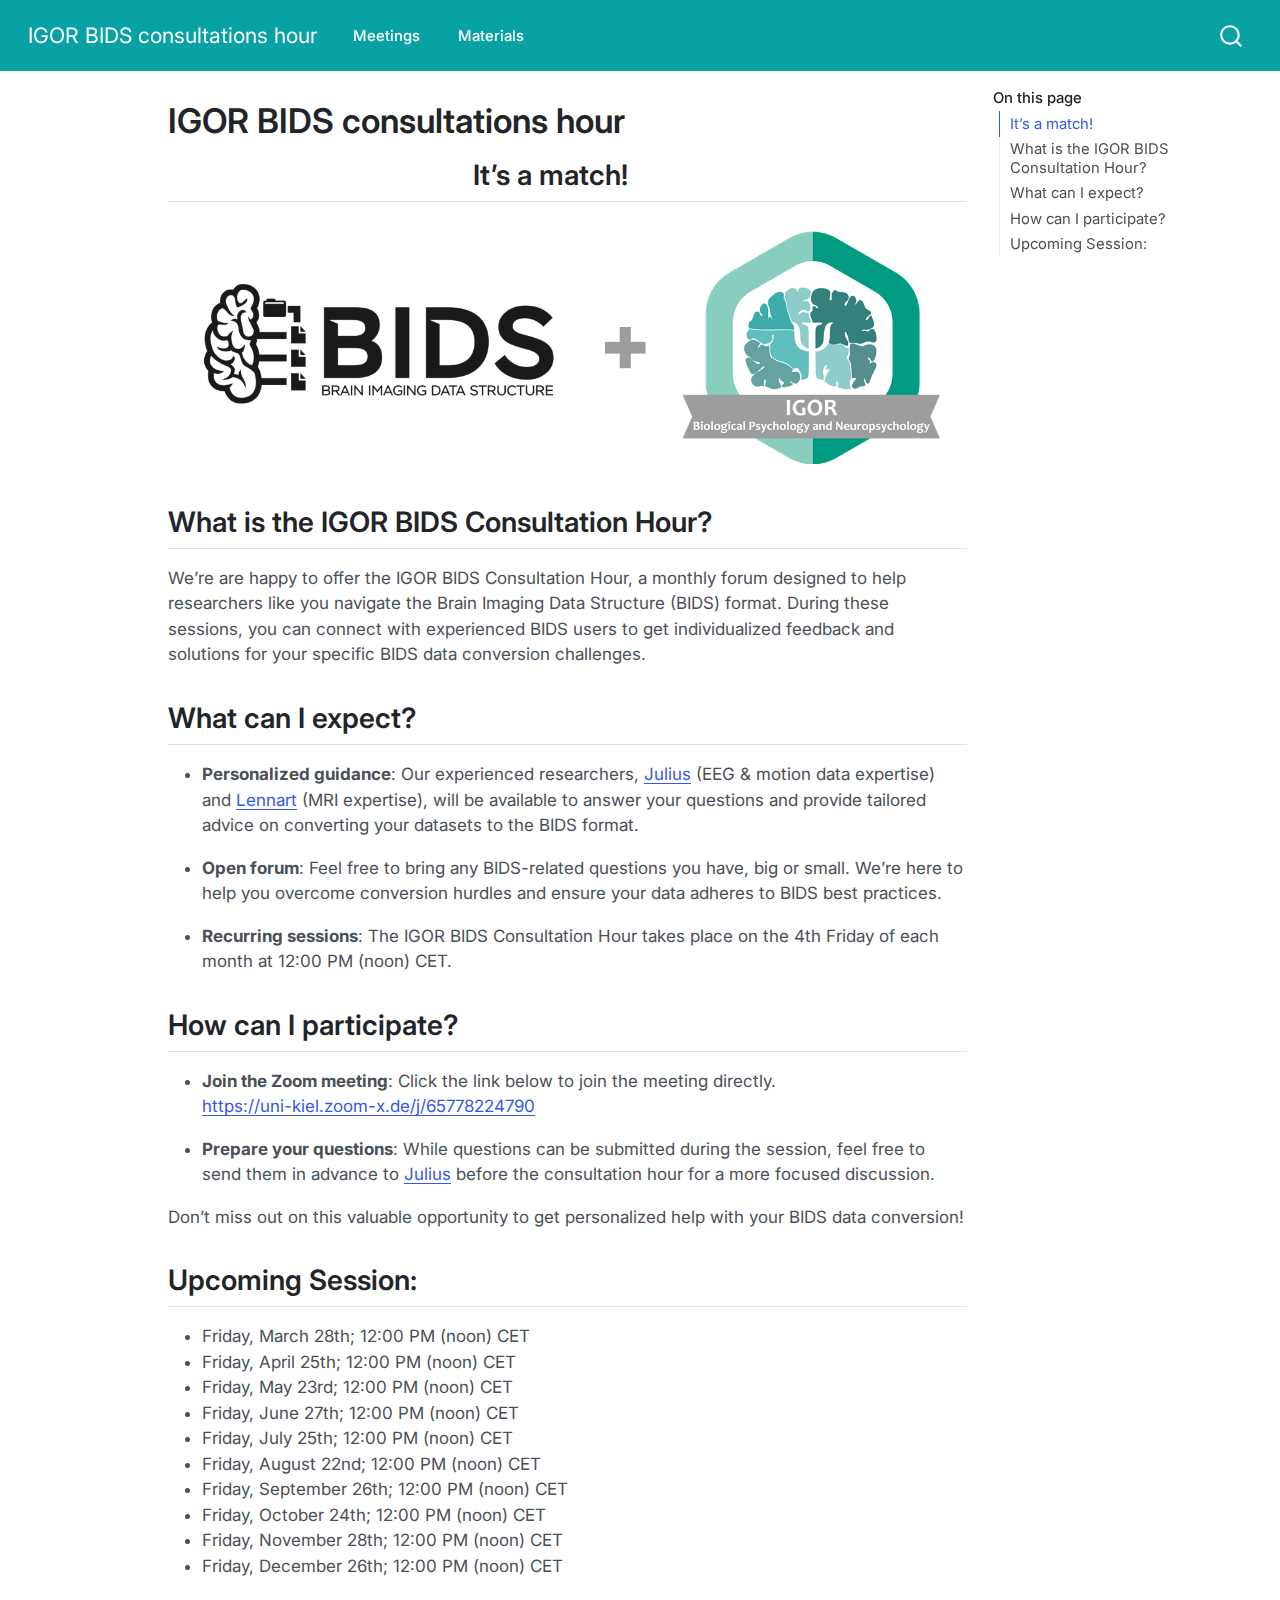
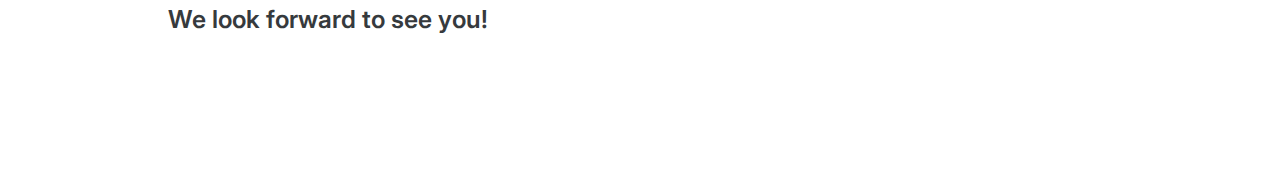
<file: index.html>
<!DOCTYPE html>
<html xmlns="http://www.w3.org/1999/xhtml" lang="en" xml:lang="en"><head>

<meta charset="utf-8">
<meta name="generator" content="quarto-1.6.42">

<meta name="viewport" content="width=device-width, initial-scale=1.0, user-scalable=yes">


<title>IGOR BIDS consultations hour</title>
<style>
code{white-space: pre-wrap;}
span.smallcaps{font-variant: small-caps;}
div.columns{display: flex; gap: min(4vw, 1.5em);}
div.column{flex: auto; overflow-x: auto;}
div.hanging-indent{margin-left: 1.5em; text-indent: -1.5em;}
ul.task-list{list-style: none;}
ul.task-list li input[type="checkbox"] {
  width: 0.8em;
  margin: 0 0.8em 0.2em -1em; /* quarto-specific, see https://github.com/quarto-dev/quarto-cli/issues/4556 */ 
  vertical-align: middle;
}
</style>


<script src="site_libs/quarto-nav/quarto-nav.js"></script>
<script src="site_libs/quarto-nav/headroom.min.js"></script>
<script src="site_libs/clipboard/clipboard.min.js"></script>
<script src="site_libs/quarto-search/autocomplete.umd.js"></script>
<script src="site_libs/quarto-search/fuse.min.js"></script>
<script src="site_libs/quarto-search/quarto-search.js"></script>
<meta name="quarto:offset" content="./">
<script src="site_libs/quarto-html/quarto.js"></script>
<script src="site_libs/quarto-html/popper.min.js"></script>
<script src="site_libs/quarto-html/tippy.umd.min.js"></script>
<script src="site_libs/quarto-html/anchor.min.js"></script>
<link href="site_libs/quarto-html/tippy.css" rel="stylesheet">
<link href="site_libs/quarto-html/quarto-syntax-highlighting-2f5df379a58b258e96c21c0638c20c03.css" rel="stylesheet" id="quarto-text-highlighting-styles">
<script src="site_libs/bootstrap/bootstrap.min.js"></script>
<link href="site_libs/bootstrap/bootstrap-icons.css" rel="stylesheet">
<link href="site_libs/bootstrap/bootstrap-c1bc5a964349899704bf8b06de04472a.min.css" rel="stylesheet" append-hash="true" id="quarto-bootstrap" data-mode="light">
<script id="quarto-search-options" type="application/json">{
  "location": "navbar",
  "copy-button": false,
  "collapse-after": 3,
  "panel-placement": "end",
  "type": "overlay",
  "limit": 50,
  "keyboard-shortcut": [
    "f",
    "/",
    "s"
  ],
  "show-item-context": false,
  "language": {
    "search-no-results-text": "No results",
    "search-matching-documents-text": "matching documents",
    "search-copy-link-title": "Copy link to search",
    "search-hide-matches-text": "Hide additional matches",
    "search-more-match-text": "more match in this document",
    "search-more-matches-text": "more matches in this document",
    "search-clear-button-title": "Clear",
    "search-text-placeholder": "",
    "search-detached-cancel-button-title": "Cancel",
    "search-submit-button-title": "Submit",
    "search-label": "Search"
  }
}</script>


<link rel="stylesheet" href="styles.css">
</head>

<body class="nav-fixed">

<div id="quarto-search-results"></div>
  <header id="quarto-header" class="headroom fixed-top">
    <nav class="navbar navbar-expand-lg " data-bs-theme="dark">
      <div class="navbar-container container-fluid">
      <div class="navbar-brand-container mx-auto">
    <a class="navbar-brand" href="./index.html">
    <span class="navbar-title">IGOR BIDS consultations hour</span>
    </a>
  </div>
            <div id="quarto-search" class="" title="Search"></div>
          <button class="navbar-toggler" type="button" data-bs-toggle="collapse" data-bs-target="#navbarCollapse" aria-controls="navbarCollapse" role="menu" aria-expanded="false" aria-label="Toggle navigation" onclick="if (window.quartoToggleHeadroom) { window.quartoToggleHeadroom(); }">
  <span class="navbar-toggler-icon"></span>
</button>
          <div class="collapse navbar-collapse" id="navbarCollapse">
            <ul class="navbar-nav navbar-nav-scroll me-auto">
  <li class="nav-item">
    <a class="nav-link active" href="./index.html" aria-current="page"> 
<span class="menu-text">Meetings</span></a>
  </li>  
  <li class="nav-item">
    <a class="nav-link" href="./materials.html"> 
<span class="menu-text">Materials</span></a>
  </li>  
</ul>
          </div> <!-- /navcollapse -->
            <div class="quarto-navbar-tools">
</div>
      </div> <!-- /container-fluid -->
    </nav>
</header>
<!-- content -->
<div id="quarto-content" class="quarto-container page-columns page-rows-contents page-layout-article page-navbar">
<!-- sidebar -->
<!-- margin-sidebar -->
    <div id="quarto-margin-sidebar" class="sidebar margin-sidebar">
        <nav id="TOC" role="doc-toc" class="toc-active">
    <h2 id="toc-title">On this page</h2>
   
  <ul>
  <li><a href="#its-a-match" id="toc-its-a-match" class="nav-link active" data-scroll-target="#its-a-match">It’s a match!</a></li>
  <li><a href="#what-is-the-igor-bids-consultation-hour" id="toc-what-is-the-igor-bids-consultation-hour" class="nav-link" data-scroll-target="#what-is-the-igor-bids-consultation-hour">What is the IGOR BIDS Consultation Hour?</a></li>
  <li><a href="#what-can-i-expect" id="toc-what-can-i-expect" class="nav-link" data-scroll-target="#what-can-i-expect">What can I expect?</a></li>
  <li><a href="#how-can-i-participate" id="toc-how-can-i-participate" class="nav-link" data-scroll-target="#how-can-i-participate">How can I participate?</a></li>
  <li><a href="#upcoming-session" id="toc-upcoming-session" class="nav-link" data-scroll-target="#upcoming-session">Upcoming Session:</a>
  <ul class="collapse">
  <li><a href="#we-look-forward-to-see-you" id="toc-we-look-forward-to-see-you" class="nav-link" data-scroll-target="#we-look-forward-to-see-you">We look forward to see you!</a></li>
  </ul></li>
  </ul>
</nav>
    </div>
<!-- main -->
<main class="content" id="quarto-document-content">

<header id="title-block-header" class="quarto-title-block default">
<div class="quarto-title">
<h1 class="title">IGOR BIDS consultations hour</h1>
</div>



<div class="quarto-title-meta">

    
  
    
  </div>
  


</header>


<section id="its-a-match" class="level2 center-text">
<h2 class="center-text anchored" data-anchor-id="its-a-match">It’s a match!</h2>
<p><img src="joint_logos.png" class="img-fluid"></p>
</section>
<section id="what-is-the-igor-bids-consultation-hour" class="level2">
<h2 class="anchored" data-anchor-id="what-is-the-igor-bids-consultation-hour">What is the IGOR BIDS Consultation Hour?</h2>
<p>We’re are happy to offer the IGOR BIDS Consultation Hour, a monthly forum designed to help researchers like you navigate the Brain Imaging Data Structure (BIDS) format. During these sessions, you can connect with experienced BIDS users to get individualized feedback and solutions for your specific BIDS data conversion challenges.</p>
</section>
<section id="what-can-i-expect" class="level2">
<h2 class="anchored" data-anchor-id="what-can-i-expect">What can I expect?</h2>
<ul>
<li><p><strong>Personalized guidance</strong>: Our experienced researchers, <a href="https://juliuswelzel.github.io/welzel.github.io/">Julius</a> (EEG &amp; motion data expertise) and <a href="https://lennartwittkuhn.com/">Lennart</a> (MRI expertise), will be available to answer your questions and provide tailored advice on converting your datasets to the BIDS format.</p></li>
<li><p><strong>Open forum</strong>: Feel free to bring any BIDS-related questions you have, big or small. We’re here to help you overcome conversion hurdles and ensure your data adheres to BIDS best practices.</p></li>
<li><p><strong>Recurring sessions</strong>: The IGOR BIDS Consultation Hour takes place on the 4th Friday of each month at 12:00 PM (noon) CET.</p></li>
</ul>
</section>
<section id="how-can-i-participate" class="level2">
<h2 class="anchored" data-anchor-id="how-can-i-participate">How can I participate?</h2>
<ul>
<li><p><strong>Join the Zoom meeting</strong>: Click the link below to join the meeting directly. <br> <a href="https://uni-kiel.zoom-x.de/j/65778224790">https://uni-kiel.zoom-x.de/j/65778224790</a></p></li>
<li><p><strong>Prepare your questions</strong>: While questions can be submitted during the session, feel free to send them in advance to <a href="mailto:j.welzel@neuologie.uni-kiel.de?subject=%5BIGOR%20BIDS%5D">Julius</a> before the consultation hour for a more focused discussion.</p></li>
</ul>
<p>Don’t miss out on this valuable opportunity to get personalized help with your BIDS data conversion!</p>
</section>
<section id="upcoming-session" class="level2">
<h2 class="anchored" data-anchor-id="upcoming-session">Upcoming Session:</h2>
<ul>
<li>Friday, March 28th; 12:00 PM (noon) CET</li>
<li>Friday, April 25th; 12:00 PM (noon) CET</li>
<li>Friday, May 23rd; 12:00 PM (noon) CET</li>
<li>Friday, June 27th; 12:00 PM (noon) CET</li>
<li>Friday, July 25th; 12:00 PM (noon) CET</li>
<li>Friday, August 22nd; 12:00 PM (noon) CET</li>
<li>Friday, September 26th; 12:00 PM (noon) CET</li>
<li>Friday, October 24th; 12:00 PM (noon) CET</li>
<li>Friday, November 28th; 12:00 PM (noon) CET</li>
<li>Friday, December 26th; 12:00 PM (noon) CET</li>
</ul>
<section id="we-look-forward-to-see-you" class="level3">
<h3 class="anchored" data-anchor-id="we-look-forward-to-see-you">We look forward to see you!</h3>


</section>
</section>

</main> <!-- /main -->
<script id="quarto-html-after-body" type="application/javascript">
window.document.addEventListener("DOMContentLoaded", function (event) {
  const toggleBodyColorMode = (bsSheetEl) => {
    const mode = bsSheetEl.getAttribute("data-mode");
    const bodyEl = window.document.querySelector("body");
    if (mode === "dark") {
      bodyEl.classList.add("quarto-dark");
      bodyEl.classList.remove("quarto-light");
    } else {
      bodyEl.classList.add("quarto-light");
      bodyEl.classList.remove("quarto-dark");
    }
  }
  const toggleBodyColorPrimary = () => {
    const bsSheetEl = window.document.querySelector("link#quarto-bootstrap");
    if (bsSheetEl) {
      toggleBodyColorMode(bsSheetEl);
    }
  }
  toggleBodyColorPrimary();  
  const icon = "";
  const anchorJS = new window.AnchorJS();
  anchorJS.options = {
    placement: 'right',
    icon: icon
  };
  anchorJS.add('.anchored');
  const isCodeAnnotation = (el) => {
    for (const clz of el.classList) {
      if (clz.startsWith('code-annotation-')) {                     
        return true;
      }
    }
    return false;
  }
  const onCopySuccess = function(e) {
    // button target
    const button = e.trigger;
    // don't keep focus
    button.blur();
    // flash "checked"
    button.classList.add('code-copy-button-checked');
    var currentTitle = button.getAttribute("title");
    button.setAttribute("title", "Copied!");
    let tooltip;
    if (window.bootstrap) {
      button.setAttribute("data-bs-toggle", "tooltip");
      button.setAttribute("data-bs-placement", "left");
      button.setAttribute("data-bs-title", "Copied!");
      tooltip = new bootstrap.Tooltip(button, 
        { trigger: "manual", 
          customClass: "code-copy-button-tooltip",
          offset: [0, -8]});
      tooltip.show();    
    }
    setTimeout(function() {
      if (tooltip) {
        tooltip.hide();
        button.removeAttribute("data-bs-title");
        button.removeAttribute("data-bs-toggle");
        button.removeAttribute("data-bs-placement");
      }
      button.setAttribute("title", currentTitle);
      button.classList.remove('code-copy-button-checked');
    }, 1000);
    // clear code selection
    e.clearSelection();
  }
  const getTextToCopy = function(trigger) {
      const codeEl = trigger.previousElementSibling.cloneNode(true);
      for (const childEl of codeEl.children) {
        if (isCodeAnnotation(childEl)) {
          childEl.remove();
        }
      }
      return codeEl.innerText;
  }
  const clipboard = new window.ClipboardJS('.code-copy-button:not([data-in-quarto-modal])', {
    text: getTextToCopy
  });
  clipboard.on('success', onCopySuccess);
  if (window.document.getElementById('quarto-embedded-source-code-modal')) {
    const clipboardModal = new window.ClipboardJS('.code-copy-button[data-in-quarto-modal]', {
      text: getTextToCopy,
      container: window.document.getElementById('quarto-embedded-source-code-modal')
    });
    clipboardModal.on('success', onCopySuccess);
  }
    var localhostRegex = new RegExp(/^(?:http|https):\/\/localhost\:?[0-9]*\//);
    var mailtoRegex = new RegExp(/^mailto:/);
      var filterRegex = new RegExp("https:\/\/JuliusWelzel\.github\.io\/igor_bids_consultation\/");
    var isInternal = (href) => {
        return filterRegex.test(href) || localhostRegex.test(href) || mailtoRegex.test(href);
    }
    // Inspect non-navigation links and adorn them if external
 	var links = window.document.querySelectorAll('a[href]:not(.nav-link):not(.navbar-brand):not(.toc-action):not(.sidebar-link):not(.sidebar-item-toggle):not(.pagination-link):not(.no-external):not([aria-hidden]):not(.dropdown-item):not(.quarto-navigation-tool):not(.about-link)');
    for (var i=0; i<links.length; i++) {
      const link = links[i];
      if (!isInternal(link.href)) {
        // undo the damage that might have been done by quarto-nav.js in the case of
        // links that we want to consider external
        if (link.dataset.originalHref !== undefined) {
          link.href = link.dataset.originalHref;
        }
      }
    }
  function tippyHover(el, contentFn, onTriggerFn, onUntriggerFn) {
    const config = {
      allowHTML: true,
      maxWidth: 500,
      delay: 100,
      arrow: false,
      appendTo: function(el) {
          return el.parentElement;
      },
      interactive: true,
      interactiveBorder: 10,
      theme: 'quarto',
      placement: 'bottom-start',
    };
    if (contentFn) {
      config.content = contentFn;
    }
    if (onTriggerFn) {
      config.onTrigger = onTriggerFn;
    }
    if (onUntriggerFn) {
      config.onUntrigger = onUntriggerFn;
    }
    window.tippy(el, config); 
  }
  const noterefs = window.document.querySelectorAll('a[role="doc-noteref"]');
  for (var i=0; i<noterefs.length; i++) {
    const ref = noterefs[i];
    tippyHover(ref, function() {
      // use id or data attribute instead here
      let href = ref.getAttribute('data-footnote-href') || ref.getAttribute('href');
      try { href = new URL(href).hash; } catch {}
      const id = href.replace(/^#\/?/, "");
      const note = window.document.getElementById(id);
      if (note) {
        return note.innerHTML;
      } else {
        return "";
      }
    });
  }
  const xrefs = window.document.querySelectorAll('a.quarto-xref');
  const processXRef = (id, note) => {
    // Strip column container classes
    const stripColumnClz = (el) => {
      el.classList.remove("page-full", "page-columns");
      if (el.children) {
        for (const child of el.children) {
          stripColumnClz(child);
        }
      }
    }
    stripColumnClz(note)
    if (id === null || id.startsWith('sec-')) {
      // Special case sections, only their first couple elements
      const container = document.createElement("div");
      if (note.children && note.children.length > 2) {
        container.appendChild(note.children[0].cloneNode(true));
        for (let i = 1; i < note.children.length; i++) {
          const child = note.children[i];
          if (child.tagName === "P" && child.innerText === "") {
            continue;
          } else {
            container.appendChild(child.cloneNode(true));
            break;
          }
        }
        if (window.Quarto?.typesetMath) {
          window.Quarto.typesetMath(container);
        }
        return container.innerHTML
      } else {
        if (window.Quarto?.typesetMath) {
          window.Quarto.typesetMath(note);
        }
        return note.innerHTML;
      }
    } else {
      // Remove any anchor links if they are present
      const anchorLink = note.querySelector('a.anchorjs-link');
      if (anchorLink) {
        anchorLink.remove();
      }
      if (window.Quarto?.typesetMath) {
        window.Quarto.typesetMath(note);
      }
      if (note.classList.contains("callout")) {
        return note.outerHTML;
      } else {
        return note.innerHTML;
      }
    }
  }
  for (var i=0; i<xrefs.length; i++) {
    const xref = xrefs[i];
    tippyHover(xref, undefined, function(instance) {
      instance.disable();
      let url = xref.getAttribute('href');
      let hash = undefined; 
      if (url.startsWith('#')) {
        hash = url;
      } else {
        try { hash = new URL(url).hash; } catch {}
      }
      if (hash) {
        const id = hash.replace(/^#\/?/, "");
        const note = window.document.getElementById(id);
        if (note !== null) {
          try {
            const html = processXRef(id, note.cloneNode(true));
            instance.setContent(html);
          } finally {
            instance.enable();
            instance.show();
          }
        } else {
          // See if we can fetch this
          fetch(url.split('#')[0])
          .then(res => res.text())
          .then(html => {
            const parser = new DOMParser();
            const htmlDoc = parser.parseFromString(html, "text/html");
            const note = htmlDoc.getElementById(id);
            if (note !== null) {
              const html = processXRef(id, note);
              instance.setContent(html);
            } 
          }).finally(() => {
            instance.enable();
            instance.show();
          });
        }
      } else {
        // See if we can fetch a full url (with no hash to target)
        // This is a special case and we should probably do some content thinning / targeting
        fetch(url)
        .then(res => res.text())
        .then(html => {
          const parser = new DOMParser();
          const htmlDoc = parser.parseFromString(html, "text/html");
          const note = htmlDoc.querySelector('main.content');
          if (note !== null) {
            // This should only happen for chapter cross references
            // (since there is no id in the URL)
            // remove the first header
            if (note.children.length > 0 && note.children[0].tagName === "HEADER") {
              note.children[0].remove();
            }
            const html = processXRef(null, note);
            instance.setContent(html);
          } 
        }).finally(() => {
          instance.enable();
          instance.show();
        });
      }
    }, function(instance) {
    });
  }
      let selectedAnnoteEl;
      const selectorForAnnotation = ( cell, annotation) => {
        let cellAttr = 'data-code-cell="' + cell + '"';
        let lineAttr = 'data-code-annotation="' +  annotation + '"';
        const selector = 'span[' + cellAttr + '][' + lineAttr + ']';
        return selector;
      }
      const selectCodeLines = (annoteEl) => {
        const doc = window.document;
        const targetCell = annoteEl.getAttribute("data-target-cell");
        const targetAnnotation = annoteEl.getAttribute("data-target-annotation");
        const annoteSpan = window.document.querySelector(selectorForAnnotation(targetCell, targetAnnotation));
        const lines = annoteSpan.getAttribute("data-code-lines").split(",");
        const lineIds = lines.map((line) => {
          return targetCell + "-" + line;
        })
        let top = null;
        let height = null;
        let parent = null;
        if (lineIds.length > 0) {
            //compute the position of the single el (top and bottom and make a div)
            const el = window.document.getElementById(lineIds[0]);
            top = el.offsetTop;
            height = el.offsetHeight;
            parent = el.parentElement.parentElement;
          if (lineIds.length > 1) {
            const lastEl = window.document.getElementById(lineIds[lineIds.length - 1]);
            const bottom = lastEl.offsetTop + lastEl.offsetHeight;
            height = bottom - top;
          }
          if (top !== null && height !== null && parent !== null) {
            // cook up a div (if necessary) and position it 
            let div = window.document.getElementById("code-annotation-line-highlight");
            if (div === null) {
              div = window.document.createElement("div");
              div.setAttribute("id", "code-annotation-line-highlight");
              div.style.position = 'absolute';
              parent.appendChild(div);
            }
            div.style.top = top - 2 + "px";
            div.style.height = height + 4 + "px";
            div.style.left = 0;
            let gutterDiv = window.document.getElementById("code-annotation-line-highlight-gutter");
            if (gutterDiv === null) {
              gutterDiv = window.document.createElement("div");
              gutterDiv.setAttribute("id", "code-annotation-line-highlight-gutter");
              gutterDiv.style.position = 'absolute';
              const codeCell = window.document.getElementById(targetCell);
              const gutter = codeCell.querySelector('.code-annotation-gutter');
              gutter.appendChild(gutterDiv);
            }
            gutterDiv.style.top = top - 2 + "px";
            gutterDiv.style.height = height + 4 + "px";
          }
          selectedAnnoteEl = annoteEl;
        }
      };
      const unselectCodeLines = () => {
        const elementsIds = ["code-annotation-line-highlight", "code-annotation-line-highlight-gutter"];
        elementsIds.forEach((elId) => {
          const div = window.document.getElementById(elId);
          if (div) {
            div.remove();
          }
        });
        selectedAnnoteEl = undefined;
      };
        // Handle positioning of the toggle
    window.addEventListener(
      "resize",
      throttle(() => {
        elRect = undefined;
        if (selectedAnnoteEl) {
          selectCodeLines(selectedAnnoteEl);
        }
      }, 10)
    );
    function throttle(fn, ms) {
    let throttle = false;
    let timer;
      return (...args) => {
        if(!throttle) { // first call gets through
            fn.apply(this, args);
            throttle = true;
        } else { // all the others get throttled
            if(timer) clearTimeout(timer); // cancel #2
            timer = setTimeout(() => {
              fn.apply(this, args);
              timer = throttle = false;
            }, ms);
        }
      };
    }
      // Attach click handler to the DT
      const annoteDls = window.document.querySelectorAll('dt[data-target-cell]');
      for (const annoteDlNode of annoteDls) {
        annoteDlNode.addEventListener('click', (event) => {
          const clickedEl = event.target;
          if (clickedEl !== selectedAnnoteEl) {
            unselectCodeLines();
            const activeEl = window.document.querySelector('dt[data-target-cell].code-annotation-active');
            if (activeEl) {
              activeEl.classList.remove('code-annotation-active');
            }
            selectCodeLines(clickedEl);
            clickedEl.classList.add('code-annotation-active');
          } else {
            // Unselect the line
            unselectCodeLines();
            clickedEl.classList.remove('code-annotation-active');
          }
        });
      }
  const findCites = (el) => {
    const parentEl = el.parentElement;
    if (parentEl) {
      const cites = parentEl.dataset.cites;
      if (cites) {
        return {
          el,
          cites: cites.split(' ')
        };
      } else {
        return findCites(el.parentElement)
      }
    } else {
      return undefined;
    }
  };
  var bibliorefs = window.document.querySelectorAll('a[role="doc-biblioref"]');
  for (var i=0; i<bibliorefs.length; i++) {
    const ref = bibliorefs[i];
    const citeInfo = findCites(ref);
    if (citeInfo) {
      tippyHover(citeInfo.el, function() {
        var popup = window.document.createElement('div');
        citeInfo.cites.forEach(function(cite) {
          var citeDiv = window.document.createElement('div');
          citeDiv.classList.add('hanging-indent');
          citeDiv.classList.add('csl-entry');
          var biblioDiv = window.document.getElementById('ref-' + cite);
          if (biblioDiv) {
            citeDiv.innerHTML = biblioDiv.innerHTML;
          }
          popup.appendChild(citeDiv);
        });
        return popup.innerHTML;
      });
    }
  }
});
</script>
</div> <!-- /content -->




</body></html>
</file>
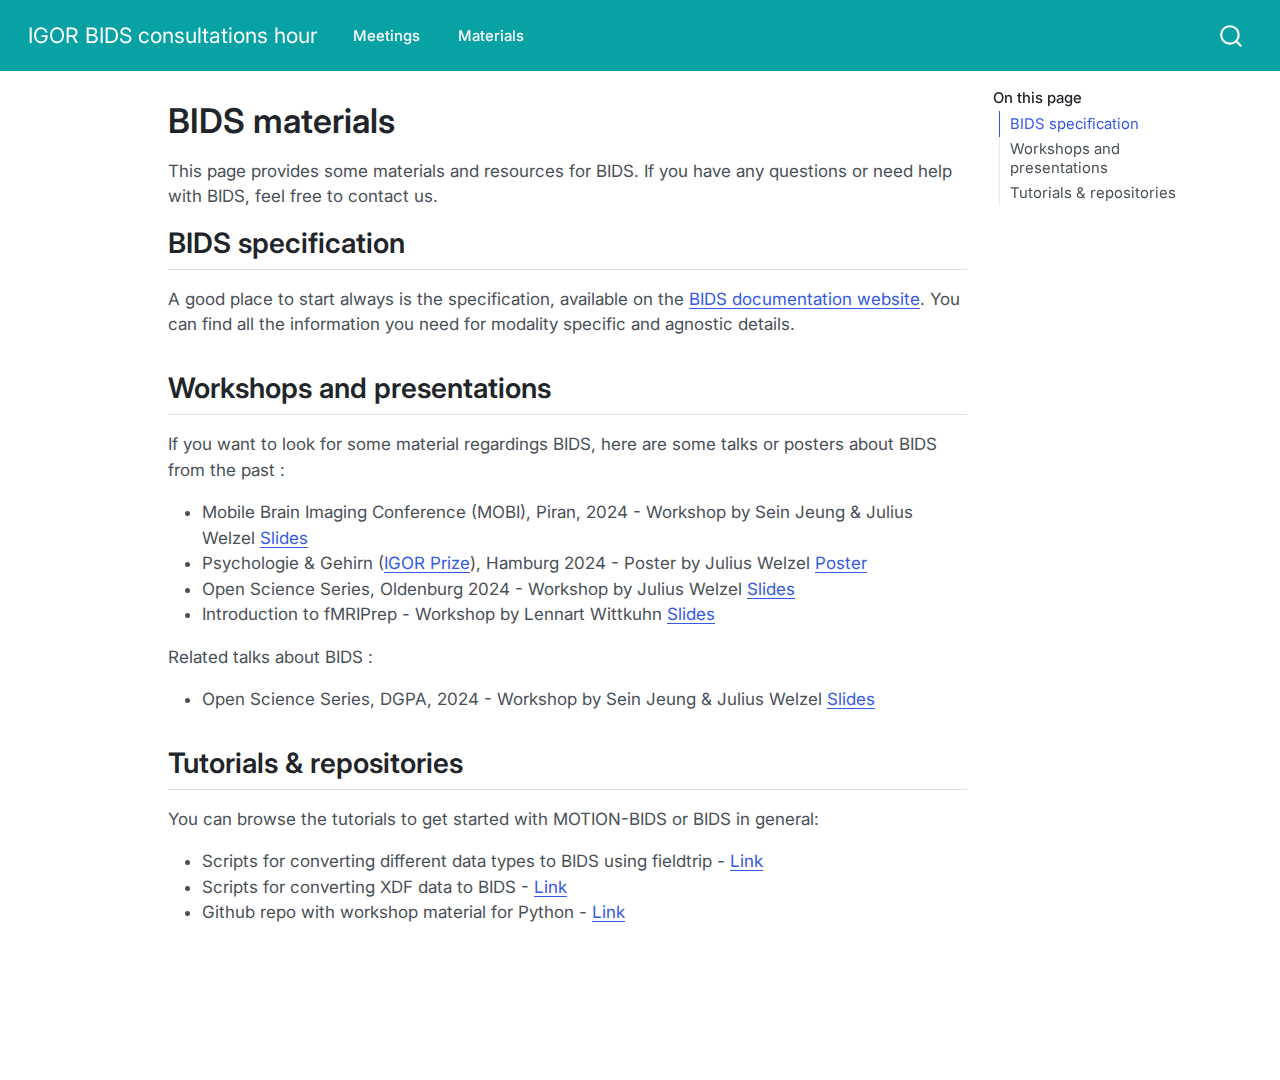
<file: materials.html>
<!DOCTYPE html>
<html xmlns="http://www.w3.org/1999/xhtml" lang="en" xml:lang="en"><head>

<meta charset="utf-8">
<meta name="generator" content="quarto-1.6.42">

<meta name="viewport" content="width=device-width, initial-scale=1.0, user-scalable=yes">


<title>BIDS materials – IGOR BIDS consultations hour</title>
<style>
code{white-space: pre-wrap;}
span.smallcaps{font-variant: small-caps;}
div.columns{display: flex; gap: min(4vw, 1.5em);}
div.column{flex: auto; overflow-x: auto;}
div.hanging-indent{margin-left: 1.5em; text-indent: -1.5em;}
ul.task-list{list-style: none;}
ul.task-list li input[type="checkbox"] {
  width: 0.8em;
  margin: 0 0.8em 0.2em -1em; /* quarto-specific, see https://github.com/quarto-dev/quarto-cli/issues/4556 */ 
  vertical-align: middle;
}
</style>


<script src="site_libs/quarto-nav/quarto-nav.js"></script>
<script src="site_libs/quarto-nav/headroom.min.js"></script>
<script src="site_libs/clipboard/clipboard.min.js"></script>
<script src="site_libs/quarto-search/autocomplete.umd.js"></script>
<script src="site_libs/quarto-search/fuse.min.js"></script>
<script src="site_libs/quarto-search/quarto-search.js"></script>
<meta name="quarto:offset" content="./">
<script src="site_libs/quarto-html/quarto.js"></script>
<script src="site_libs/quarto-html/popper.min.js"></script>
<script src="site_libs/quarto-html/tippy.umd.min.js"></script>
<script src="site_libs/quarto-html/anchor.min.js"></script>
<link href="site_libs/quarto-html/tippy.css" rel="stylesheet">
<link href="site_libs/quarto-html/quarto-syntax-highlighting-2f5df379a58b258e96c21c0638c20c03.css" rel="stylesheet" id="quarto-text-highlighting-styles">
<script src="site_libs/bootstrap/bootstrap.min.js"></script>
<link href="site_libs/bootstrap/bootstrap-icons.css" rel="stylesheet">
<link href="site_libs/bootstrap/bootstrap-c1bc5a964349899704bf8b06de04472a.min.css" rel="stylesheet" append-hash="true" id="quarto-bootstrap" data-mode="light">
<script id="quarto-search-options" type="application/json">{
  "location": "navbar",
  "copy-button": false,
  "collapse-after": 3,
  "panel-placement": "end",
  "type": "overlay",
  "limit": 50,
  "keyboard-shortcut": [
    "f",
    "/",
    "s"
  ],
  "show-item-context": false,
  "language": {
    "search-no-results-text": "No results",
    "search-matching-documents-text": "matching documents",
    "search-copy-link-title": "Copy link to search",
    "search-hide-matches-text": "Hide additional matches",
    "search-more-match-text": "more match in this document",
    "search-more-matches-text": "more matches in this document",
    "search-clear-button-title": "Clear",
    "search-text-placeholder": "",
    "search-detached-cancel-button-title": "Cancel",
    "search-submit-button-title": "Submit",
    "search-label": "Search"
  }
}</script>


<link rel="stylesheet" href="styles.css">
</head>

<body class="nav-fixed">

<div id="quarto-search-results"></div>
  <header id="quarto-header" class="headroom fixed-top">
    <nav class="navbar navbar-expand-lg " data-bs-theme="dark">
      <div class="navbar-container container-fluid">
      <div class="navbar-brand-container mx-auto">
    <a class="navbar-brand" href="./index.html">
    <span class="navbar-title">IGOR BIDS consultations hour</span>
    </a>
  </div>
            <div id="quarto-search" class="" title="Search"></div>
          <button class="navbar-toggler" type="button" data-bs-toggle="collapse" data-bs-target="#navbarCollapse" aria-controls="navbarCollapse" role="menu" aria-expanded="false" aria-label="Toggle navigation" onclick="if (window.quartoToggleHeadroom) { window.quartoToggleHeadroom(); }">
  <span class="navbar-toggler-icon"></span>
</button>
          <div class="collapse navbar-collapse" id="navbarCollapse">
            <ul class="navbar-nav navbar-nav-scroll me-auto">
  <li class="nav-item">
    <a class="nav-link" href="./index.html"> 
<span class="menu-text">Meetings</span></a>
  </li>  
  <li class="nav-item">
    <a class="nav-link active" href="./materials.html" aria-current="page"> 
<span class="menu-text">Materials</span></a>
  </li>  
</ul>
          </div> <!-- /navcollapse -->
            <div class="quarto-navbar-tools">
</div>
      </div> <!-- /container-fluid -->
    </nav>
</header>
<!-- content -->
<div id="quarto-content" class="quarto-container page-columns page-rows-contents page-layout-article page-navbar">
<!-- sidebar -->
<!-- margin-sidebar -->
    <div id="quarto-margin-sidebar" class="sidebar margin-sidebar">
        <nav id="TOC" role="doc-toc" class="toc-active">
    <h2 id="toc-title">On this page</h2>
   
  <ul>
  <li><a href="#bids-specification" id="toc-bids-specification" class="nav-link active" data-scroll-target="#bids-specification">BIDS specification</a></li>
  <li><a href="#workshops-and-presentations" id="toc-workshops-and-presentations" class="nav-link" data-scroll-target="#workshops-and-presentations">Workshops and presentations</a></li>
  <li><a href="#tutorials-repositories" id="toc-tutorials-repositories" class="nav-link" data-scroll-target="#tutorials-repositories">Tutorials &amp; repositories</a></li>
  </ul>
</nav>
    </div>
<!-- main -->
<main class="content" id="quarto-document-content">

<header id="title-block-header" class="quarto-title-block default">
<div class="quarto-title">
<h1 class="title">BIDS materials</h1>
</div>



<div class="quarto-title-meta">

    
  
    
  </div>
  


</header>


<p>This page provides some materials and resources for BIDS. If you have any questions or need help with BIDS, feel free to contact us.</p>
<section id="bids-specification" class="level2">
<h2 class="anchored" data-anchor-id="bids-specification">BIDS specification</h2>
<p>A good place to start always is the specification, available on the <a href="https://bids-specification.readthedocs.io">BIDS documentation website</a>. You can find all the information you need for modality specific and agnostic details.</p>
</section>
<section id="workshops-and-presentations" class="level2">
<h2 class="anchored" data-anchor-id="workshops-and-presentations">Workshops and presentations</h2>
<p>If you want to look for some material regardings BIDS, here are some talks or posters about BIDS from the past :</p>
<ul>
<li>Mobile Brain Imaging Conference (MOBI), Piran, 2024 - Workshop by Sein Jeung &amp; Julius Welzel <a href="slides/2406_ngmt_mobi.pdf">Slides</a></li>
<li>Psychologie &amp; Gehirn (<a href="https://www.dgps.de/fachgruppen/fgbi/aktivitaeten-der-fachgruppe/igor/">IGOR Prize</a>), Hamburg 2024 - Poster by Julius Welzel <a href="slides/08_welzel.pdf">Poster</a></li>
<li>Open Science Series, Oldenburg 2024 - Workshop by Julius Welzel <a href="slides/2405_bidsIntro_oldenburg_welzel.pdf">Slides</a></li>
<li>Introduction to fMRIPrep - Workshop by Lennart Wittkuhn <a href="https://lennartwittkuhn.com/talks/2019-07-12-talk-fmriprep-doeller.html">Slides</a></li>
</ul>
<p>Related talks about BIDS :</p>
<ul>
<li>Open Science Series, DGPA, 2024 - Workshop by Sein Jeung &amp; Julius Welzel <a href="slides/2410_dgpa_welzel_jeung.pdf">Slides</a></li>
</ul>
</section>
<section id="tutorials-repositories" class="level2">
<h2 class="anchored" data-anchor-id="tutorials-repositories">Tutorials &amp; repositories</h2>
<p>You can browse the tutorials to get started with MOTION-BIDS or BIDS in general:</p>
<ul>
<li>Scripts for converting different data types to BIDS using fieldtrip - <a href="https://www.fieldtriptoolbox.org/getting_started/bids/">Link</a></li>
<li>Scripts for converting XDF data to BIDS - <a href="https://github.com/sjeung/multimodal_XDF-to-BID">Link</a></li>
<li>Github repo with workshop material for Python - <a href="https://github.com/JuliusWelzel/bids_workshop">Link</a></li>
</ul>


</section>

</main> <!-- /main -->
<script id="quarto-html-after-body" type="application/javascript">
window.document.addEventListener("DOMContentLoaded", function (event) {
  const toggleBodyColorMode = (bsSheetEl) => {
    const mode = bsSheetEl.getAttribute("data-mode");
    const bodyEl = window.document.querySelector("body");
    if (mode === "dark") {
      bodyEl.classList.add("quarto-dark");
      bodyEl.classList.remove("quarto-light");
    } else {
      bodyEl.classList.add("quarto-light");
      bodyEl.classList.remove("quarto-dark");
    }
  }
  const toggleBodyColorPrimary = () => {
    const bsSheetEl = window.document.querySelector("link#quarto-bootstrap");
    if (bsSheetEl) {
      toggleBodyColorMode(bsSheetEl);
    }
  }
  toggleBodyColorPrimary();  
  const icon = "";
  const anchorJS = new window.AnchorJS();
  anchorJS.options = {
    placement: 'right',
    icon: icon
  };
  anchorJS.add('.anchored');
  const isCodeAnnotation = (el) => {
    for (const clz of el.classList) {
      if (clz.startsWith('code-annotation-')) {                     
        return true;
      }
    }
    return false;
  }
  const onCopySuccess = function(e) {
    // button target
    const button = e.trigger;
    // don't keep focus
    button.blur();
    // flash "checked"
    button.classList.add('code-copy-button-checked');
    var currentTitle = button.getAttribute("title");
    button.setAttribute("title", "Copied!");
    let tooltip;
    if (window.bootstrap) {
      button.setAttribute("data-bs-toggle", "tooltip");
      button.setAttribute("data-bs-placement", "left");
      button.setAttribute("data-bs-title", "Copied!");
      tooltip = new bootstrap.Tooltip(button, 
        { trigger: "manual", 
          customClass: "code-copy-button-tooltip",
          offset: [0, -8]});
      tooltip.show();    
    }
    setTimeout(function() {
      if (tooltip) {
        tooltip.hide();
        button.removeAttribute("data-bs-title");
        button.removeAttribute("data-bs-toggle");
        button.removeAttribute("data-bs-placement");
      }
      button.setAttribute("title", currentTitle);
      button.classList.remove('code-copy-button-checked');
    }, 1000);
    // clear code selection
    e.clearSelection();
  }
  const getTextToCopy = function(trigger) {
      const codeEl = trigger.previousElementSibling.cloneNode(true);
      for (const childEl of codeEl.children) {
        if (isCodeAnnotation(childEl)) {
          childEl.remove();
        }
      }
      return codeEl.innerText;
  }
  const clipboard = new window.ClipboardJS('.code-copy-button:not([data-in-quarto-modal])', {
    text: getTextToCopy
  });
  clipboard.on('success', onCopySuccess);
  if (window.document.getElementById('quarto-embedded-source-code-modal')) {
    const clipboardModal = new window.ClipboardJS('.code-copy-button[data-in-quarto-modal]', {
      text: getTextToCopy,
      container: window.document.getElementById('quarto-embedded-source-code-modal')
    });
    clipboardModal.on('success', onCopySuccess);
  }
    var localhostRegex = new RegExp(/^(?:http|https):\/\/localhost\:?[0-9]*\//);
    var mailtoRegex = new RegExp(/^mailto:/);
      var filterRegex = new RegExp("https:\/\/JuliusWelzel\.github\.io\/igor_bids_consultation\/");
    var isInternal = (href) => {
        return filterRegex.test(href) || localhostRegex.test(href) || mailtoRegex.test(href);
    }
    // Inspect non-navigation links and adorn them if external
 	var links = window.document.querySelectorAll('a[href]:not(.nav-link):not(.navbar-brand):not(.toc-action):not(.sidebar-link):not(.sidebar-item-toggle):not(.pagination-link):not(.no-external):not([aria-hidden]):not(.dropdown-item):not(.quarto-navigation-tool):not(.about-link)');
    for (var i=0; i<links.length; i++) {
      const link = links[i];
      if (!isInternal(link.href)) {
        // undo the damage that might have been done by quarto-nav.js in the case of
        // links that we want to consider external
        if (link.dataset.originalHref !== undefined) {
          link.href = link.dataset.originalHref;
        }
      }
    }
  function tippyHover(el, contentFn, onTriggerFn, onUntriggerFn) {
    const config = {
      allowHTML: true,
      maxWidth: 500,
      delay: 100,
      arrow: false,
      appendTo: function(el) {
          return el.parentElement;
      },
      interactive: true,
      interactiveBorder: 10,
      theme: 'quarto',
      placement: 'bottom-start',
    };
    if (contentFn) {
      config.content = contentFn;
    }
    if (onTriggerFn) {
      config.onTrigger = onTriggerFn;
    }
    if (onUntriggerFn) {
      config.onUntrigger = onUntriggerFn;
    }
    window.tippy(el, config); 
  }
  const noterefs = window.document.querySelectorAll('a[role="doc-noteref"]');
  for (var i=0; i<noterefs.length; i++) {
    const ref = noterefs[i];
    tippyHover(ref, function() {
      // use id or data attribute instead here
      let href = ref.getAttribute('data-footnote-href') || ref.getAttribute('href');
      try { href = new URL(href).hash; } catch {}
      const id = href.replace(/^#\/?/, "");
      const note = window.document.getElementById(id);
      if (note) {
        return note.innerHTML;
      } else {
        return "";
      }
    });
  }
  const xrefs = window.document.querySelectorAll('a.quarto-xref');
  const processXRef = (id, note) => {
    // Strip column container classes
    const stripColumnClz = (el) => {
      el.classList.remove("page-full", "page-columns");
      if (el.children) {
        for (const child of el.children) {
          stripColumnClz(child);
        }
      }
    }
    stripColumnClz(note)
    if (id === null || id.startsWith('sec-')) {
      // Special case sections, only their first couple elements
      const container = document.createElement("div");
      if (note.children && note.children.length > 2) {
        container.appendChild(note.children[0].cloneNode(true));
        for (let i = 1; i < note.children.length; i++) {
          const child = note.children[i];
          if (child.tagName === "P" && child.innerText === "") {
            continue;
          } else {
            container.appendChild(child.cloneNode(true));
            break;
          }
        }
        if (window.Quarto?.typesetMath) {
          window.Quarto.typesetMath(container);
        }
        return container.innerHTML
      } else {
        if (window.Quarto?.typesetMath) {
          window.Quarto.typesetMath(note);
        }
        return note.innerHTML;
      }
    } else {
      // Remove any anchor links if they are present
      const anchorLink = note.querySelector('a.anchorjs-link');
      if (anchorLink) {
        anchorLink.remove();
      }
      if (window.Quarto?.typesetMath) {
        window.Quarto.typesetMath(note);
      }
      if (note.classList.contains("callout")) {
        return note.outerHTML;
      } else {
        return note.innerHTML;
      }
    }
  }
  for (var i=0; i<xrefs.length; i++) {
    const xref = xrefs[i];
    tippyHover(xref, undefined, function(instance) {
      instance.disable();
      let url = xref.getAttribute('href');
      let hash = undefined; 
      if (url.startsWith('#')) {
        hash = url;
      } else {
        try { hash = new URL(url).hash; } catch {}
      }
      if (hash) {
        const id = hash.replace(/^#\/?/, "");
        const note = window.document.getElementById(id);
        if (note !== null) {
          try {
            const html = processXRef(id, note.cloneNode(true));
            instance.setContent(html);
          } finally {
            instance.enable();
            instance.show();
          }
        } else {
          // See if we can fetch this
          fetch(url.split('#')[0])
          .then(res => res.text())
          .then(html => {
            const parser = new DOMParser();
            const htmlDoc = parser.parseFromString(html, "text/html");
            const note = htmlDoc.getElementById(id);
            if (note !== null) {
              const html = processXRef(id, note);
              instance.setContent(html);
            } 
          }).finally(() => {
            instance.enable();
            instance.show();
          });
        }
      } else {
        // See if we can fetch a full url (with no hash to target)
        // This is a special case and we should probably do some content thinning / targeting
        fetch(url)
        .then(res => res.text())
        .then(html => {
          const parser = new DOMParser();
          const htmlDoc = parser.parseFromString(html, "text/html");
          const note = htmlDoc.querySelector('main.content');
          if (note !== null) {
            // This should only happen for chapter cross references
            // (since there is no id in the URL)
            // remove the first header
            if (note.children.length > 0 && note.children[0].tagName === "HEADER") {
              note.children[0].remove();
            }
            const html = processXRef(null, note);
            instance.setContent(html);
          } 
        }).finally(() => {
          instance.enable();
          instance.show();
        });
      }
    }, function(instance) {
    });
  }
      let selectedAnnoteEl;
      const selectorForAnnotation = ( cell, annotation) => {
        let cellAttr = 'data-code-cell="' + cell + '"';
        let lineAttr = 'data-code-annotation="' +  annotation + '"';
        const selector = 'span[' + cellAttr + '][' + lineAttr + ']';
        return selector;
      }
      const selectCodeLines = (annoteEl) => {
        const doc = window.document;
        const targetCell = annoteEl.getAttribute("data-target-cell");
        const targetAnnotation = annoteEl.getAttribute("data-target-annotation");
        const annoteSpan = window.document.querySelector(selectorForAnnotation(targetCell, targetAnnotation));
        const lines = annoteSpan.getAttribute("data-code-lines").split(",");
        const lineIds = lines.map((line) => {
          return targetCell + "-" + line;
        })
        let top = null;
        let height = null;
        let parent = null;
        if (lineIds.length > 0) {
            //compute the position of the single el (top and bottom and make a div)
            const el = window.document.getElementById(lineIds[0]);
            top = el.offsetTop;
            height = el.offsetHeight;
            parent = el.parentElement.parentElement;
          if (lineIds.length > 1) {
            const lastEl = window.document.getElementById(lineIds[lineIds.length - 1]);
            const bottom = lastEl.offsetTop + lastEl.offsetHeight;
            height = bottom - top;
          }
          if (top !== null && height !== null && parent !== null) {
            // cook up a div (if necessary) and position it 
            let div = window.document.getElementById("code-annotation-line-highlight");
            if (div === null) {
              div = window.document.createElement("div");
              div.setAttribute("id", "code-annotation-line-highlight");
              div.style.position = 'absolute';
              parent.appendChild(div);
            }
            div.style.top = top - 2 + "px";
            div.style.height = height + 4 + "px";
            div.style.left = 0;
            let gutterDiv = window.document.getElementById("code-annotation-line-highlight-gutter");
            if (gutterDiv === null) {
              gutterDiv = window.document.createElement("div");
              gutterDiv.setAttribute("id", "code-annotation-line-highlight-gutter");
              gutterDiv.style.position = 'absolute';
              const codeCell = window.document.getElementById(targetCell);
              const gutter = codeCell.querySelector('.code-annotation-gutter');
              gutter.appendChild(gutterDiv);
            }
            gutterDiv.style.top = top - 2 + "px";
            gutterDiv.style.height = height + 4 + "px";
          }
          selectedAnnoteEl = annoteEl;
        }
      };
      const unselectCodeLines = () => {
        const elementsIds = ["code-annotation-line-highlight", "code-annotation-line-highlight-gutter"];
        elementsIds.forEach((elId) => {
          const div = window.document.getElementById(elId);
          if (div) {
            div.remove();
          }
        });
        selectedAnnoteEl = undefined;
      };
        // Handle positioning of the toggle
    window.addEventListener(
      "resize",
      throttle(() => {
        elRect = undefined;
        if (selectedAnnoteEl) {
          selectCodeLines(selectedAnnoteEl);
        }
      }, 10)
    );
    function throttle(fn, ms) {
    let throttle = false;
    let timer;
      return (...args) => {
        if(!throttle) { // first call gets through
            fn.apply(this, args);
            throttle = true;
        } else { // all the others get throttled
            if(timer) clearTimeout(timer); // cancel #2
            timer = setTimeout(() => {
              fn.apply(this, args);
              timer = throttle = false;
            }, ms);
        }
      };
    }
      // Attach click handler to the DT
      const annoteDls = window.document.querySelectorAll('dt[data-target-cell]');
      for (const annoteDlNode of annoteDls) {
        annoteDlNode.addEventListener('click', (event) => {
          const clickedEl = event.target;
          if (clickedEl !== selectedAnnoteEl) {
            unselectCodeLines();
            const activeEl = window.document.querySelector('dt[data-target-cell].code-annotation-active');
            if (activeEl) {
              activeEl.classList.remove('code-annotation-active');
            }
            selectCodeLines(clickedEl);
            clickedEl.classList.add('code-annotation-active');
          } else {
            // Unselect the line
            unselectCodeLines();
            clickedEl.classList.remove('code-annotation-active');
          }
        });
      }
  const findCites = (el) => {
    const parentEl = el.parentElement;
    if (parentEl) {
      const cites = parentEl.dataset.cites;
      if (cites) {
        return {
          el,
          cites: cites.split(' ')
        };
      } else {
        return findCites(el.parentElement)
      }
    } else {
      return undefined;
    }
  };
  var bibliorefs = window.document.querySelectorAll('a[role="doc-biblioref"]');
  for (var i=0; i<bibliorefs.length; i++) {
    const ref = bibliorefs[i];
    const citeInfo = findCites(ref);
    if (citeInfo) {
      tippyHover(citeInfo.el, function() {
        var popup = window.document.createElement('div');
        citeInfo.cites.forEach(function(cite) {
          var citeDiv = window.document.createElement('div');
          citeDiv.classList.add('hanging-indent');
          citeDiv.classList.add('csl-entry');
          var biblioDiv = window.document.getElementById('ref-' + cite);
          if (biblioDiv) {
            citeDiv.innerHTML = biblioDiv.innerHTML;
          }
          popup.appendChild(citeDiv);
        });
        return popup.innerHTML;
      });
    }
  }
});
</script>
</div> <!-- /content -->




</body></html>
</file>
<file: site_libs/quarto-html/tippy.css>
.tippy-box[data-animation=fade][data-state=hidden]{opacity:0}[data-tippy-root]{max-width:calc(100vw - 10px)}.tippy-box{position:relative;background-color:#333;color:#fff;border-radius:4px;font-size:14px;line-height:1.4;white-space:normal;outline:0;transition-property:transform,visibility,opacity}.tippy-box[data-placement^=top]>.tippy-arrow{bottom:0}.tippy-box[data-placement^=top]>.tippy-arrow:before{bottom:-7px;left:0;border-width:8px 8px 0;border-top-color:initial;transform-origin:center top}.tippy-box[data-placement^=bottom]>.tippy-arrow{top:0}.tippy-box[data-placement^=bottom]>.tippy-arrow:before{top:-7px;left:0;border-width:0 8px 8px;border-bottom-color:initial;transform-origin:center bottom}.tippy-box[data-placement^=left]>.tippy-arrow{right:0}.tippy-box[data-placement^=left]>.tippy-arrow:before{border-width:8px 0 8px 8px;border-left-color:initial;right:-7px;transform-origin:center left}.tippy-box[data-placement^=right]>.tippy-arrow{left:0}.tippy-box[data-placement^=right]>.tippy-arrow:before{left:-7px;border-width:8px 8px 8px 0;border-right-color:initial;transform-origin:center right}.tippy-box[data-inertia][data-state=visible]{transition-timing-function:cubic-bezier(.54,1.5,.38,1.11)}.tippy-arrow{width:16px;height:16px;color:#333}.tippy-arrow:before{content:"";position:absolute;border-color:transparent;border-style:solid}.tippy-content{position:relative;padding:5px 9px;z-index:1}
</file>
<file: site_libs/quarto-html/quarto-syntax-highlighting-2f5df379a58b258e96c21c0638c20c03.css>
/* quarto syntax highlight colors */
:root {
  --quarto-hl-ot-color: #003B4F;
  --quarto-hl-at-color: #657422;
  --quarto-hl-ss-color: #20794D;
  --quarto-hl-an-color: #5E5E5E;
  --quarto-hl-fu-color: #4758AB;
  --quarto-hl-st-color: #20794D;
  --quarto-hl-cf-color: #003B4F;
  --quarto-hl-op-color: #5E5E5E;
  --quarto-hl-er-color: #AD0000;
  --quarto-hl-bn-color: #AD0000;
  --quarto-hl-al-color: #AD0000;
  --quarto-hl-va-color: #111111;
  --quarto-hl-bu-color: inherit;
  --quarto-hl-ex-color: inherit;
  --quarto-hl-pp-color: #AD0000;
  --quarto-hl-in-color: #5E5E5E;
  --quarto-hl-vs-color: #20794D;
  --quarto-hl-wa-color: #5E5E5E;
  --quarto-hl-do-color: #5E5E5E;
  --quarto-hl-im-color: #00769E;
  --quarto-hl-ch-color: #20794D;
  --quarto-hl-dt-color: #AD0000;
  --quarto-hl-fl-color: #AD0000;
  --quarto-hl-co-color: #5E5E5E;
  --quarto-hl-cv-color: #5E5E5E;
  --quarto-hl-cn-color: #8f5902;
  --quarto-hl-sc-color: #5E5E5E;
  --quarto-hl-dv-color: #AD0000;
  --quarto-hl-kw-color: #003B4F;
}

/* other quarto variables */
:root {
  --quarto-font-monospace: SFMono-Regular, Menlo, Monaco, Consolas, "Liberation Mono", "Courier New", monospace;
}

pre > code.sourceCode > span {
  color: #003B4F;
}

code span {
  color: #003B4F;
}

code.sourceCode > span {
  color: #003B4F;
}

div.sourceCode,
div.sourceCode pre.sourceCode {
  color: #003B4F;
}

code span.ot {
  color: #003B4F;
  font-style: inherit;
}

code span.at {
  color: #657422;
  font-style: inherit;
}

code span.ss {
  color: #20794D;
  font-style: inherit;
}

code span.an {
  color: #5E5E5E;
  font-style: inherit;
}

code span.fu {
  color: #4758AB;
  font-style: inherit;
}

code span.st {
  color: #20794D;
  font-style: inherit;
}

code span.cf {
  color: #003B4F;
  font-weight: bold;
  font-style: inherit;
}

code span.op {
  color: #5E5E5E;
  font-style: inherit;
}

code span.er {
  color: #AD0000;
  font-style: inherit;
}

code span.bn {
  color: #AD0000;
  font-style: inherit;
}

code span.al {
  color: #AD0000;
  font-style: inherit;
}

code span.va {
  color: #111111;
  font-style: inherit;
}

code span.bu {
  font-style: inherit;
}

code span.ex {
  font-style: inherit;
}

code span.pp {
  color: #AD0000;
  font-style: inherit;
}

code span.in {
  color: #5E5E5E;
  font-style: inherit;
}

code span.vs {
  color: #20794D;
  font-style: inherit;
}

code span.wa {
  color: #5E5E5E;
  font-style: italic;
}

code span.do {
  color: #5E5E5E;
  font-style: italic;
}

code span.im {
  color: #00769E;
  font-style: inherit;
}

code span.ch {
  color: #20794D;
  font-style: inherit;
}

code span.dt {
  color: #AD0000;
  font-style: inherit;
}

code span.fl {
  color: #AD0000;
  font-style: inherit;
}

code span.co {
  color: #5E5E5E;
  font-style: inherit;
}

code span.cv {
  color: #5E5E5E;
  font-style: italic;
}

code span.cn {
  color: #8f5902;
  font-style: inherit;
}

code span.sc {
  color: #5E5E5E;
  font-style: inherit;
}

code span.dv {
  color: #AD0000;
  font-style: inherit;
}

code span.kw {
  color: #003B4F;
  font-weight: bold;
  font-style: inherit;
}

.prevent-inlining {
  content: "</";
}

/*# sourceMappingURL=35eb38a806ee71ea6d2563be2308c832.css.map */
</file>
<file: styles.css>
/* css styles */
/* Position the logo at the bottom right of the page */
html {
    position: relative;
    min-height: 100%;
}
body {
    margin: 0;
    padding-bottom: 60px; /* Adjust based on logo size to avoid overlap with content */
}
footer.custom-logo {
    position: absolute;
    right: 0;
    bottom: 0;
    margin-right: 20px;
    margin-bottom: 10px;
}

/* Adjust the size of the logo */
footer.custom-logo img {
    width: 120px; /* Set the width as needed */
    height: auto;
}

.navbar {
    background-color: #08A2A5; /* set the main color */
}

.sub-heading h1 {
    text-align: center;
}

.center-text {
    text-align: center !important;
}
</file>
